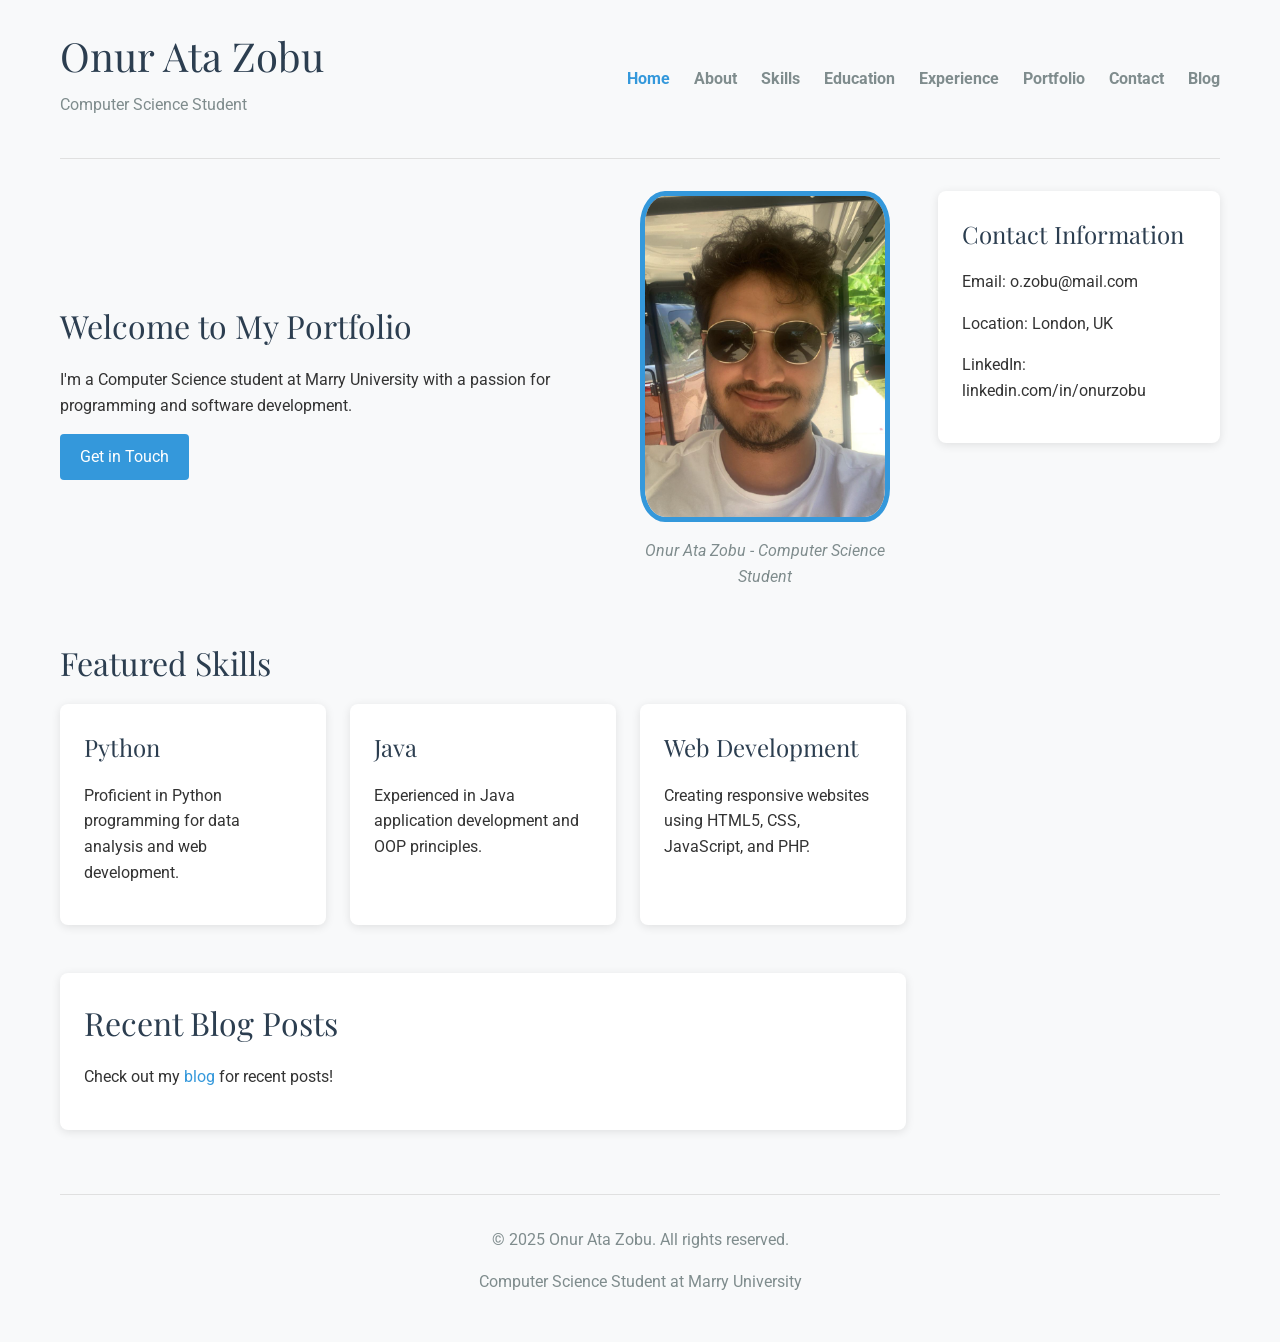
<file: index.html>
<!DOCTYPE html>
<html lang="en">
<head>
    <meta charset="UTF-8">
    <meta name="viewport" content="width=device-width, initial-scale=1.0">
    <title>Onur Ata Zobu | Portfolio</title>
    <link rel="stylesheet" href="css/reset.css">
    <link rel="stylesheet" href="css/styles.css">
    <link href="https://fonts.googleapis.com/css2?family=Roboto:wght@300;400;700&family=Playfair+Display:wght@400;700&display=swap" rel="stylesheet">
</head>
<body>
    <div class="container">
        <header>
            <div class="logo">
                <h1>Onur Ata Zobu</h1>
                <p>Computer Science Student</p>
            </div>
            <nav>
                <ul>
                    <li><a href="index.html" class="active">Home</a></li>
                    <li><a href="about.html">About</a></li>
                    <li><a href="skills.html">Skills</a></li>
                    <li><a href="education.html">Education</a></li>
                    <li><a href="experience.html">Experience</a></li>
                    <li><a href="portfolio.html">Portfolio</a></li>
                    <li><a href="contact.html">Contact</a></li>
                    <li><a href="viewBlog.html">Blog</a></li>
                </ul>
            </nav>
        </header>
        
        <main>
            <article>
                <section class="hero">
                    <div class="hero-content">
                        <h2>Welcome to My Portfolio</h2>
                        <p>I'm a Computer Science student at Marry University with a passion for programming and software development.</p>
                        <a href="contact.html" class="btn">Get in Touch</a>
                    </div>
                    <figure>
                        <img src="img/profile.png" alt="Onur Ata Zobu">
                        <figcaption>Onur Ata Zobu - Computer Science Student</figcaption>
                    </figure>
                </section>
                
                <section class="featured">
                    <h2>Featured Skills</h2>
                    <div class="skills-container">
                        <div class="skill-card">
                            <h3>Python</h3>
                            <p>Proficient in Python programming for data analysis and web development.</p>
                        </div>
                        <div class="skill-card">
                            <h3>Java</h3>
                            <p>Experienced in Java application development and OOP principles.</p>
                        </div>
                        <div class="skill-card">
                            <h3>Web Development</h3>
                            <p>Creating responsive websites using HTML5, CSS, JavaScript, and PHP.</p>
                        </div>
                    </div>
                </section>
                
                <section class="recent-posts">
                    <h2>Recent Blog Posts</h2>
                    <div class="posts-container">
                        <!-- This section will be dynamically populated by PHP -->
                        <p>Check out my <a href="viewBlog.html">blog</a> for recent posts!</p>
                    </div>
                </section>
            </article>
            
            <aside>
     
                <div class="contact-info">
                    <h3>Contact Information</h3>
                    <p>Email: o.zobu@mail.com</p>
                    <p>Location: London, UK</p>
                    <p>LinkedIn: linkedin.com/in/onurzobu</p>
                </div>
            </aside>
        </main>
        
        <footer>
            <p>&copy; 2025 Onur Ata Zobu. All rights reserved.</p>
            <p>Computer Science Student at Marry University</p>
        </footer>
    </div>
    
</body>
</html>
</file>
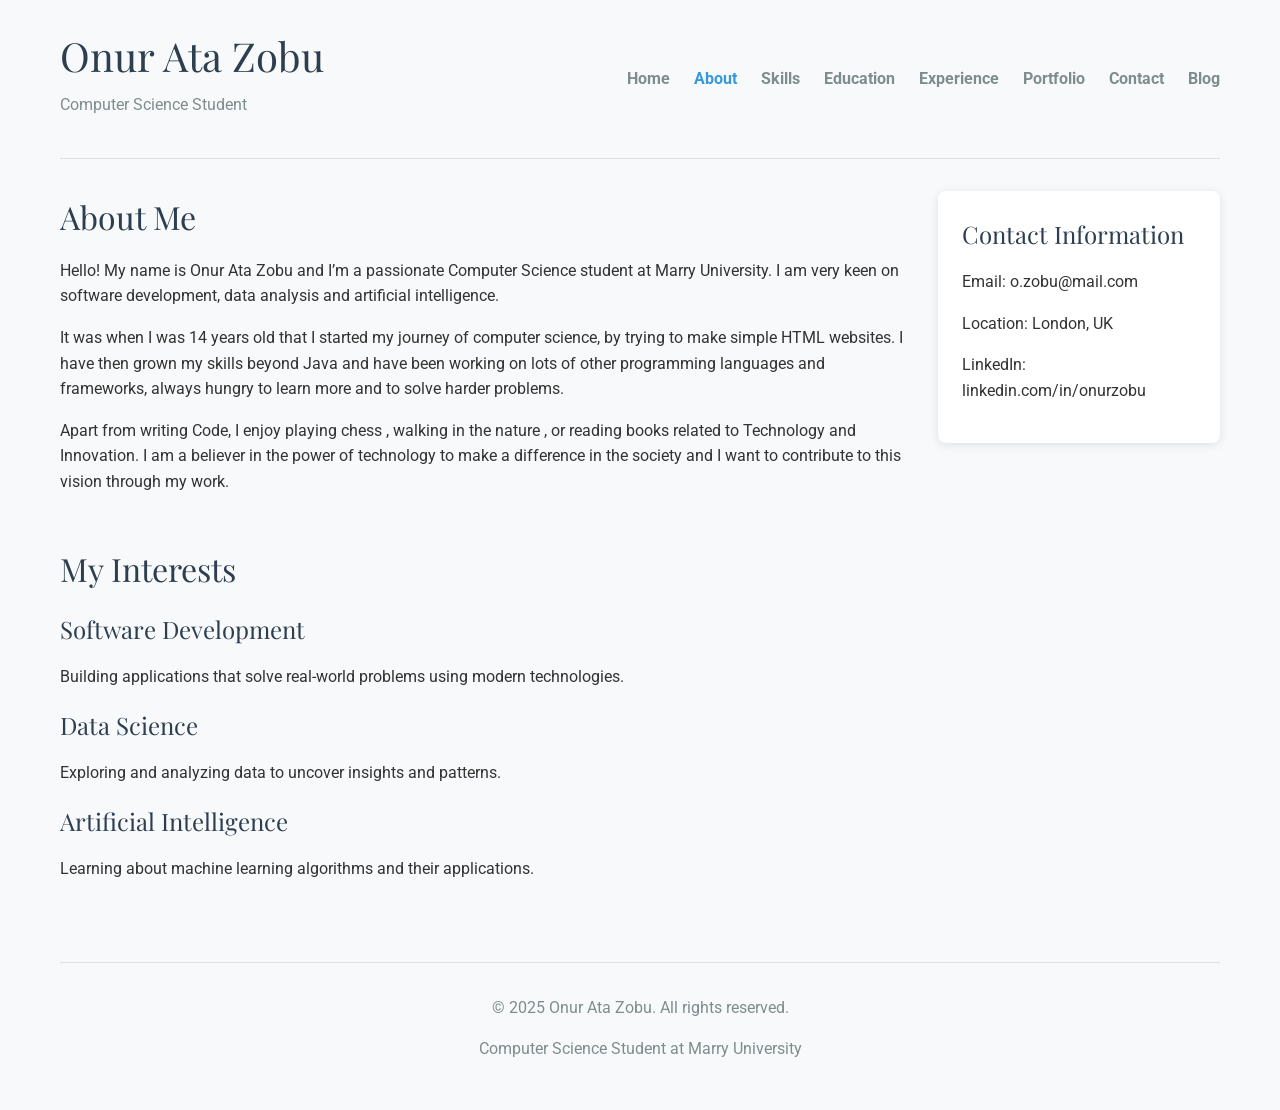
<file: about.html>
<!DOCTYPE html>
<html lang="en">
<head>
    <meta charset="UTF-8">
    <meta name="viewport" content="width=device-width, initial-scale=1.0">
    <title>About Me | Onur Ata Zobu</title>
    <link rel="stylesheet" href="css/reset.css">
    <link rel="stylesheet" href="css/styles.css">
    <link href="https://fonts.googleapis.com/css2?family=Roboto:wght@300;400;700&family=Playfair+Display:wght@400;700&display=swap" rel="stylesheet">
</head>
<body>
    <div class="container">
        <header>
            <div class="logo">
                <h1>Onur Ata Zobu</h1>
                <p>Computer Science Student</p>
            </div>
            <nav>
                <ul>
                    <li><a href="index.html">Home</a></li>
                    <li><a href="about.html" class="active">About</a></li>
                    <li><a href="skills.html">Skills</a></li>
                    <li><a href="education.html">Education</a></li>
                    <li><a href="experience.html">Experience</a></li>
                    <li><a href="portfolio.html">Portfolio</a></li>
                    <li><a href="contact.html">Contact</a></li>
                    <li><a href="viewBlog.html">Blog</a></li>
                </ul>
            </nav>
        </header>
        
        <main>
            <article>
                <section class="about-section">
                    <h2>About Me</h2>
                    <div class="about-content">
    
                        <div class="about-text">
                            <p>Hello! My name is Onur Ata Zobu and I’m a passionate Computer Science student at Marry University. I am very keen on software development, data analysis and artificial intelligence.</p>
                            
                            <p>It was when I was 14 years old that I started my journey of computer science, by trying to make simple HTML websites. I have then grown my skills beyond Java and have been working on lots of other programming languages and frameworks, always hungry to learn more and to solve harder problems. </p>
                            
                           <p>   Apart from writing Code, I enjoy playing chess , walking in the nature , or reading books related to Technology and Innovation. I am a believer in the power of technology to make a difference in the society and I want to contribute to this vision through my work. </p> </div>
                    </div>
                </section>
                
                <section class="interests-section">
                    <h2>My Interests</h2>
                    <div class="interests-container">
                        <div class="interest-card">
                            <h3>Software Development</h3>
                            <p>Building applications that solve real-world problems using modern technologies.</p>
                        </div>
                        <div class="interest-card">
                            <h3>Data Science</h3>
                            <p>Exploring and analyzing data to uncover insights and patterns.</p>
                        </div>
                        <div class="interest-card">
                            <h3>Artificial Intelligence</h3>
                            <p>Learning about machine learning algorithms and their applications.</p>
                        </div>
                    </div>
                </section>
            </article>
            
            <aside>
              
                
                <div class="contact-info">
                    <h3>Contact Information</h3>
                    <p>Email: o.zobu@mail.com</p>
                    <p>Location: London, UK</p>
                    <p>LinkedIn: linkedin.com/in/onurzobu</p>
                </div>
            </aside>
        </main>
        
        <footer>
            <p>&copy; 2025 Onur Ata Zobu. All rights reserved.</p>
            <p>Computer Science Student at Marry University</p>
        </footer>
    </div>
  
</body>
</html>
</file>
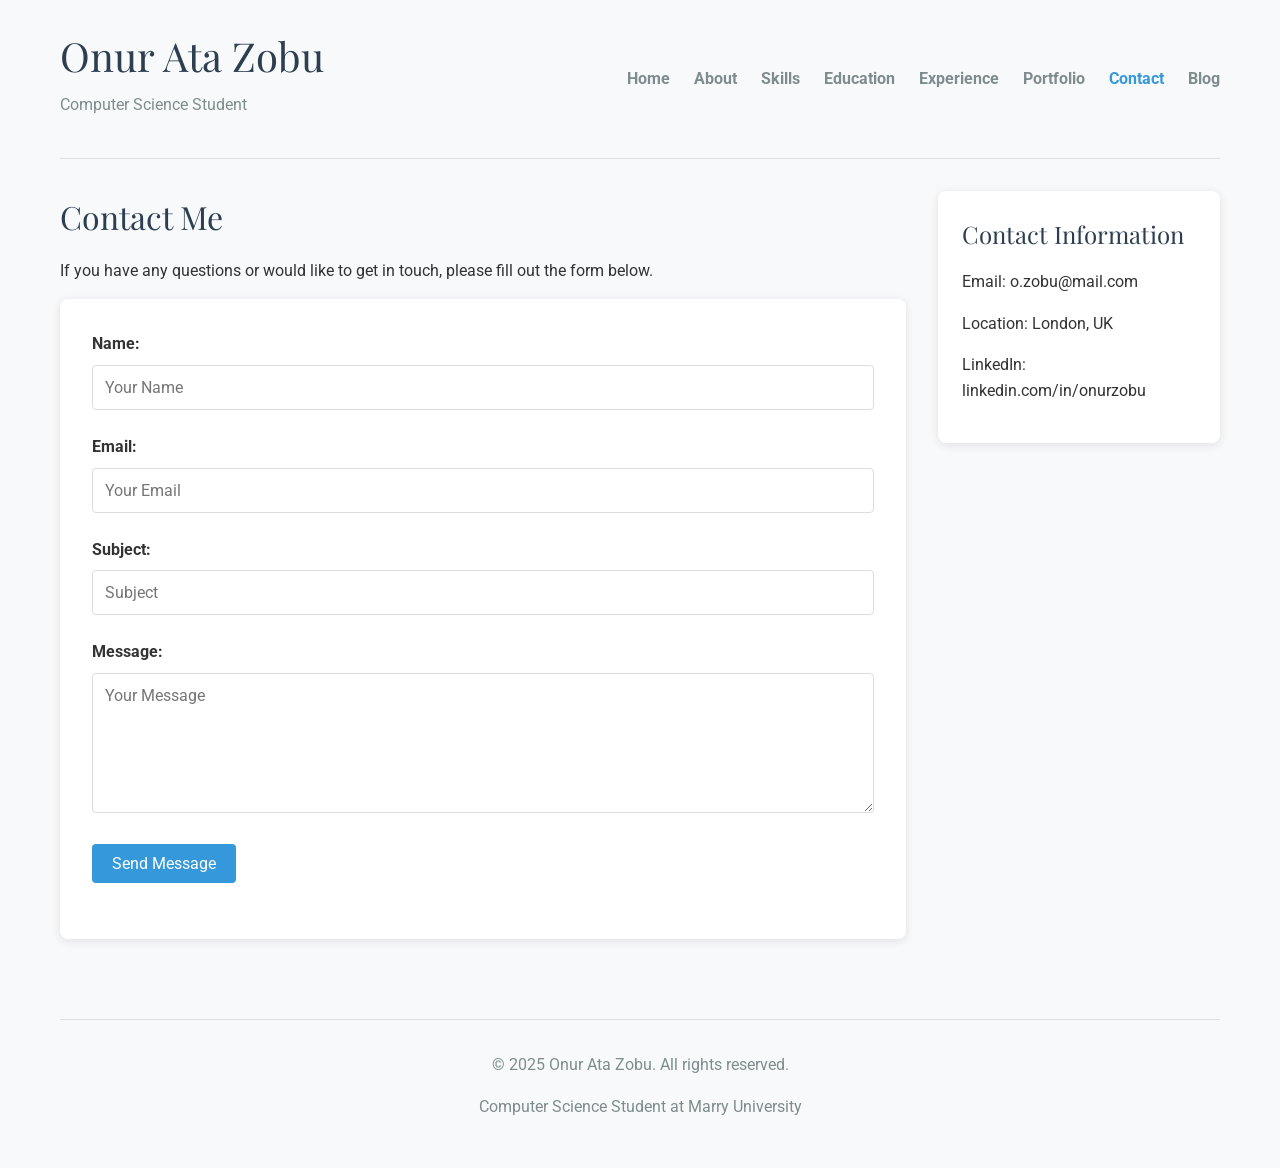
<file: contact.html>
<!DOCTYPE html>
<html lang="en">
<head>
  <meta charset="UTF-8">
  <meta name="viewport" content="width=device-width, initial-scale=1.0">
  <title>Contact | Onur Ata Zobu</title>
  <link rel="stylesheet" href="css/reset.css">
  <link rel="stylesheet" href="css/styles.css">
  <link href="https://fonts.googleapis.com/css2?family=Roboto:wght@300;400;700&family=Playfair+Display:wght@400;700&display=swap" rel="stylesheet">
</head>
<body>
  <div class="container">
    <header>
      <div class="logo">
        <h1>Onur Ata Zobu</h1>
        <p>Computer Science Student</p>
      </div>
      <nav>
        <ul>
          <li><a href="index.html">Home</a></li>
          <li><a href="about.html">About</a></li>
          <li><a href="skills.html">Skills</a></li>
          <li><a href="education.html">Education</a></li>
          <li><a href="experience.html">Experience</a></li>
          <li><a href="portfolio.html">Portfolio</a></li>
          <li><a href="contact.html" class="active">Contact</a></li>
          <li><a href="viewBlog.html">Blog</a></li>
        </ul>
      </nav>
    </header>
    
    <main>
      <article>
        <section class="contact-section">
          <h2>Contact Me</h2>
          <p>If you have any questions or would like to get in touch, please fill out the form below.</p>
          <form action="contact.html" method="post" class="form-container">
            <div class="form-group">
              <label for="name">Name:</label>
              <input type="text" id="name" name="name" placeholder="Your Name" required>
            </div>
            <div class="form-group">
              <label for="email">Email:</label>
              <input type="email" id="email" name="email" placeholder="Your Email" required>
            </div>
            <div class="form-group">
              <label for="subject">Subject:</label>
              <input type="text" id="subject" name="subject" placeholder="Subject" required>
            </div>
            <div class="form-group">
              <label for="message">Message:</label>
              <textarea id="message" name="message" rows="6" placeholder="Your Message" required></textarea>
            </div>
            <div class="form-group">
              <button type="submit" class="btn">Send Message</button>
            </div>
          </form>
        </section>
      </article>
      
      <aside>
     
        
        <div class="contact-info">
          <h3>Contact Information</h3>
          <p>Email: o.zobu@mail.com</p>
          <p>Location: London, UK</p>
          <p>LinkedIn: linkedin.com/in/onurzobu</p>
        </div>
      </aside>
    </main>
    
    <footer>
      <p>&copy; 2025 Onur Ata Zobu. All rights reserved.</p>
      <p>Computer Science Student at Marry University</p>
    </footer>
  </div>
  
</body>
</html>
</file>
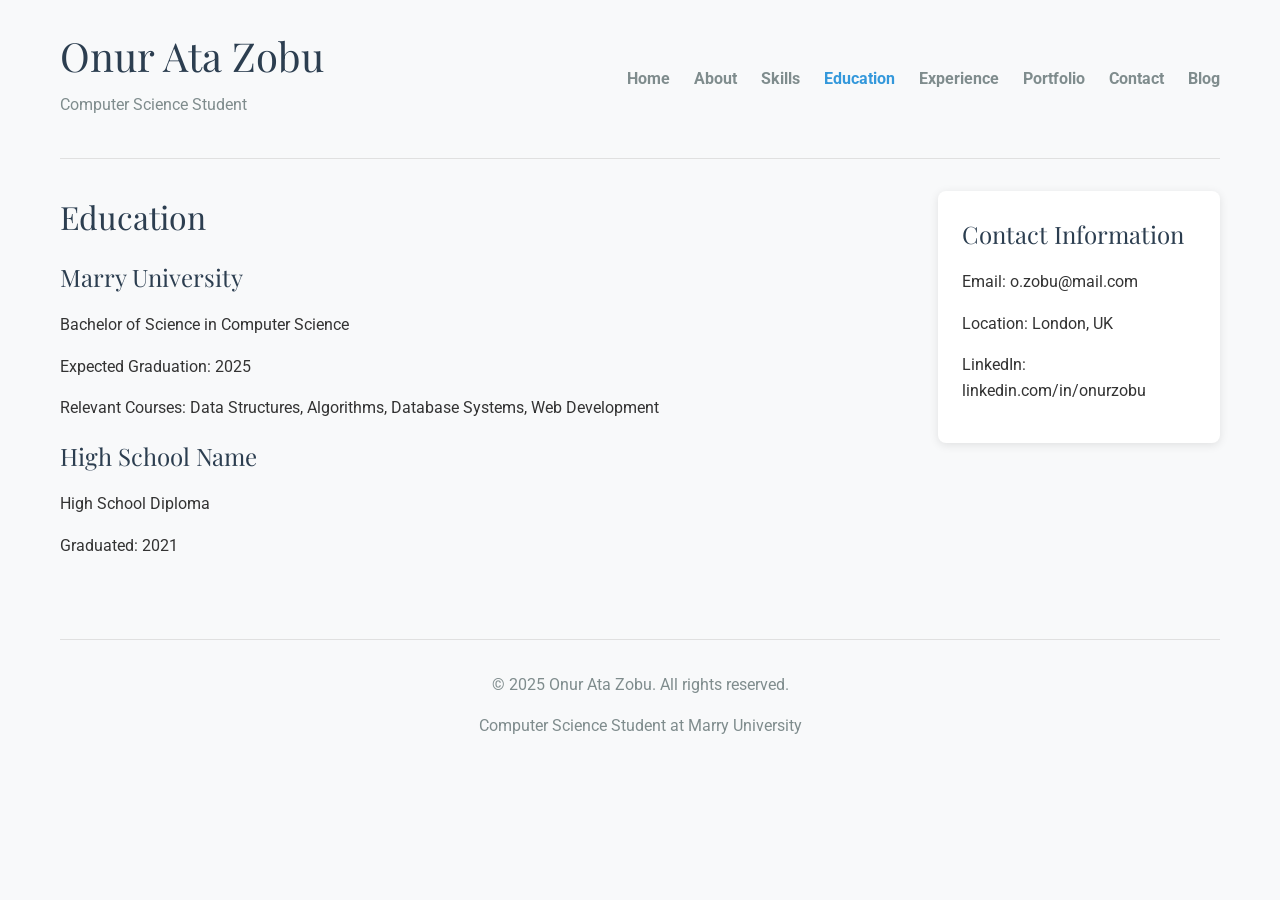
<file: education.html>
<!DOCTYPE html>
<html lang="en">
<head>
  <meta charset="UTF-8">
  <meta name="viewport" content="width=device-width, initial-scale=1.0">
  <title>Education | Onur Ata Zobu</title>
  <link rel="stylesheet" href="css/reset.css">
  <link rel="stylesheet" href="css/styles.css">
  <link href="https://fonts.googleapis.com/css2?family=Roboto:wght@300;400;700&family=Playfair+Display:wght@400;700&display=swap" rel="stylesheet">
</head>
<body>
  <div class="container">
    <header>
      <div class="logo">
        <h1>Onur Ata Zobu</h1>
        <p>Computer Science Student</p>
      </div>
      <nav>
        <ul>
          <li><a href="index.html">Home</a></li>
          <li><a href="about.html">About</a></li>
          <li><a href="skills.html">Skills</a></li>
          <li><a href="education.html" class="active">Education</a></li>
          <li><a href="experience.html">Experience</a></li>
          <li><a href="portfolio.html">Portfolio</a></li>
          <li><a href="contact.html">Contact</a></li>
          <li><a href="viewBlog.html">Blog</a></li>
        </ul>
      </nav>
    </header>
    
    <main>
      <article>
        <section class="education-section">
          <h2>Education</h2>
          <div class="education-item">
            <h3>Marry University</h3>
            <p>Bachelor of Science in Computer Science</p>
            <p>Expected Graduation: 2025</p>
            <p>Relevant Courses: Data Structures, Algorithms, Database Systems, Web Development</p>
          </div>
          <div class="education-item">
            <h3>High School Name</h3>
            <p>High School Diploma</p>
            <p>Graduated: 2021</p>
          </div>
        </section>
      </article>
      
      <aside>
   
        
        <div class="contact-info">
          <h3>Contact Information</h3>
          <p>Email: o.zobu@mail.com</p>
          <p>Location: London, UK</p>
          <p>LinkedIn: linkedin.com/in/onurzobu</p>
        </div>
      </aside>
    </main>
    
    <footer>
      <p>&copy; 2025 Onur Ata Zobu. All rights reserved.</p>
      <p>Computer Science Student at Marry University</p>
    </footer>
  </div>
  
</body>
</html>
</file>
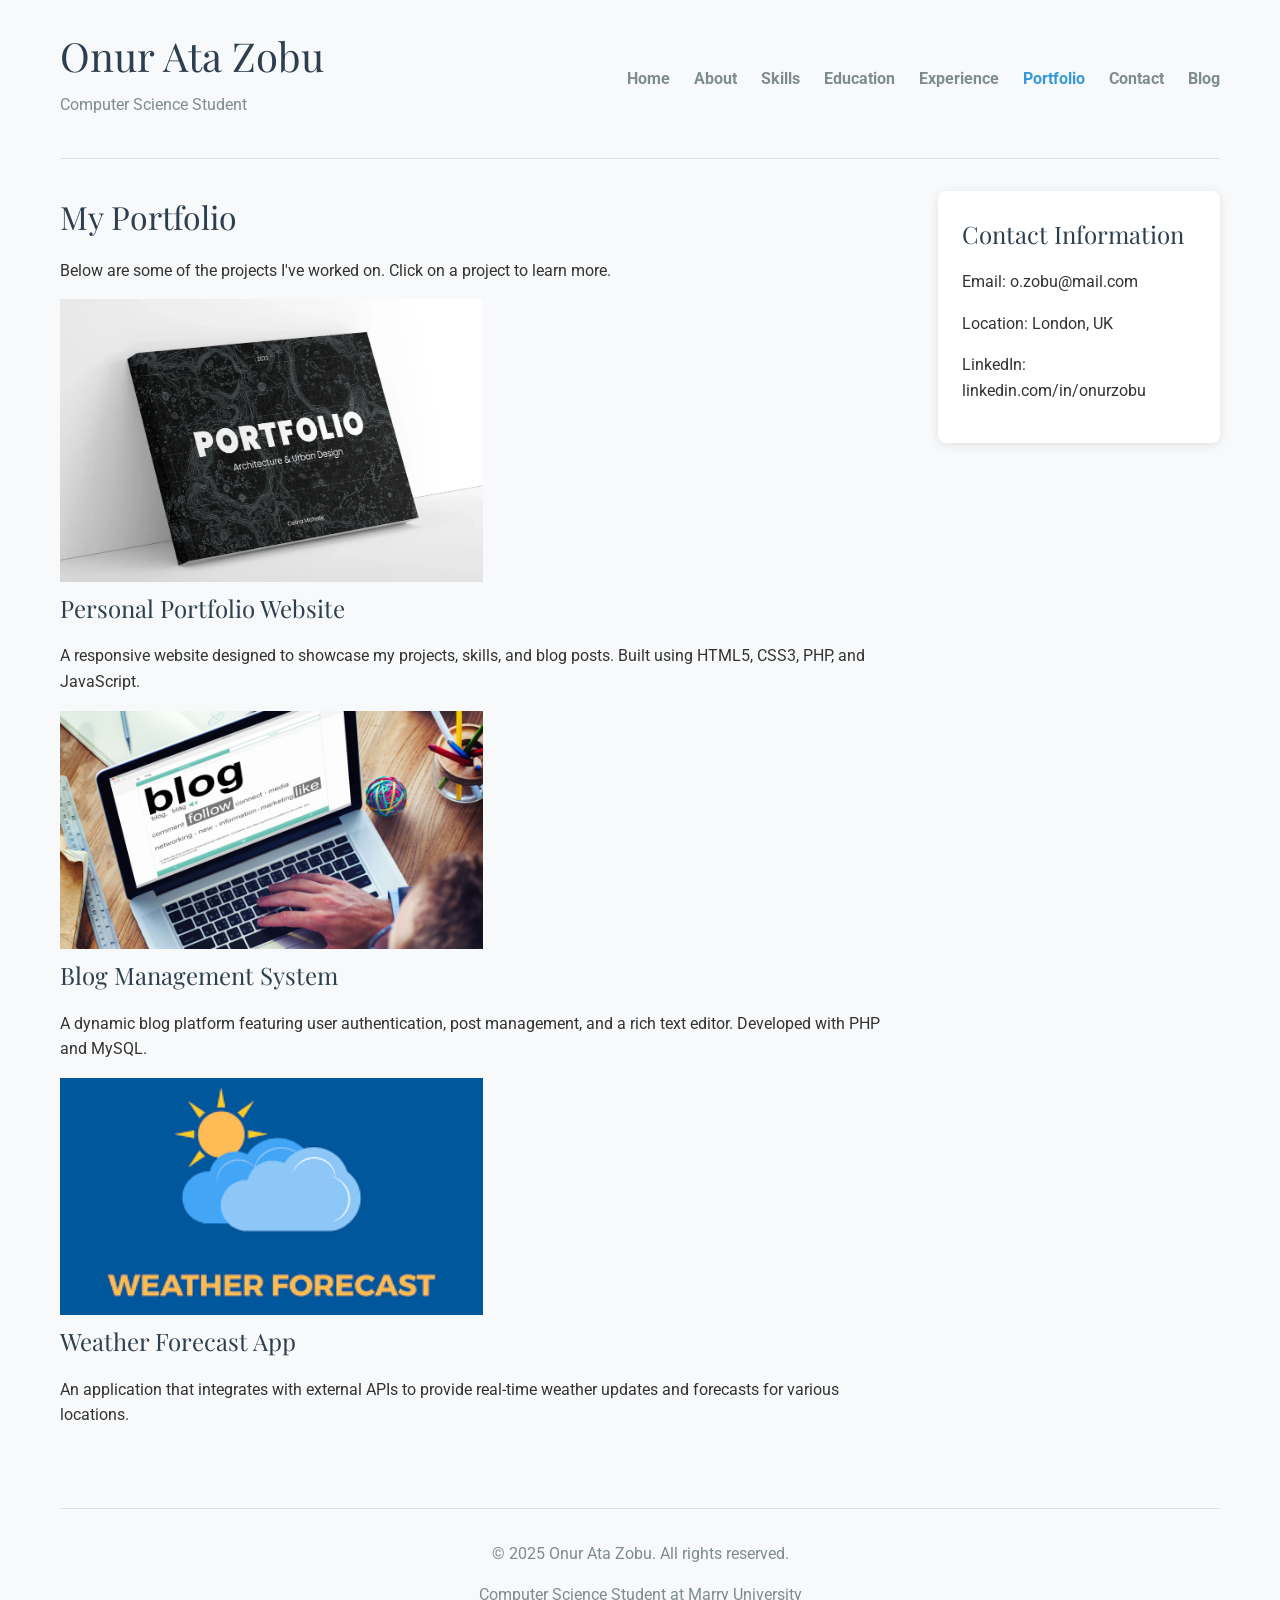
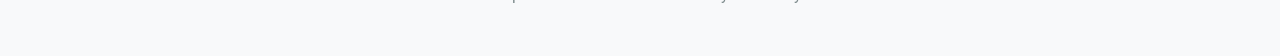
<file: portfolio.html>
<!DOCTYPE html>
<html lang="en">
<head>
  <meta charset="UTF-8">
  <meta name="viewport" content="width=device-width, initial-scale=1.0">
  <title>Portfolio | Onur Ata Zobu</title>
  <link rel="stylesheet" href="css/reset.css">
  <link rel="stylesheet" href="css/styles.css">
  <link href="https://fonts.googleapis.com/css2?family=Roboto:wght@300;400;700&family=Playfair+Display:wght@400;700&display=swap" rel="stylesheet">
</head>
<body>
  <div class="container">
    <header>
      <div class="logo">
        <h1>Onur Ata Zobu</h1>
        <p>Computer Science Student</p>
      </div>
      <nav>
        <ul>
          <li><a href="index.html">Home</a></li>
          <li><a href="about.html">About</a></li>
          <li><a href="skills.html">Skills</a></li>
          <li><a href="education.html">Education</a></li>
          <li><a href="experience.html">Experience</a></li>
          <li><a href="portfolio.html" class="active">Portfolio</a></li>
          <li><a href="contact.html">Contact</a></li>
          <li><a href="viewBlog.html">Blog</a></li>
        </ul>
      </nav>
    </header>
    
    <main>
      <article>
        <section class="portfolio-section">
          <h2>My Portfolio</h2>
          <p>Below are some of the projects I've worked on. Click on a project to learn more.</p>
          <div class="portfolio-grid">
            <div class="portfolio-item">
              <img src="img/project1.webp" alt="Personal Portfolio Website">
              <h3>Personal Portfolio Website</h3>
              <p>A responsive website designed to showcase my projects, skills, and blog posts. Built using HTML5, CSS3, PHP, and JavaScript.</p>
            </div>
            <div class="portfolio-item">
              <img src="img/project2.jpg" alt="Blog Management System">
              <h3>Blog Management System</h3>
              <p>A dynamic blog platform featuring user authentication, post management, and a rich text editor. Developed with PHP and MySQL.</p>
            </div>
            <div class="portfolio-item">
              <img src="img/project3.png" alt="Weather Forecast App">
              <h3>Weather Forecast App</h3>
              <p>An application that integrates with external APIs to provide real-time weather updates and forecasts for various locations.</p>
            </div>
          </div>
        </section>
      </article>
      
      <aside>
    
        
        <div class="contact-info">
          <h3>Contact Information</h3>
          <p>Email: o.zobu@mail.com</p>
          <p>Location: London, UK</p>
          <p>LinkedIn: linkedin.com/in/onurzobu</p>
        </div>
      </aside>
    </main>
    
    <footer>
      <p>&copy; 2025 Onur Ata Zobu. All rights reserved.</p>
      <p>Computer Science Student at Marry University</p>
    </footer>
  </div>
  
</body>
</html>
</file>
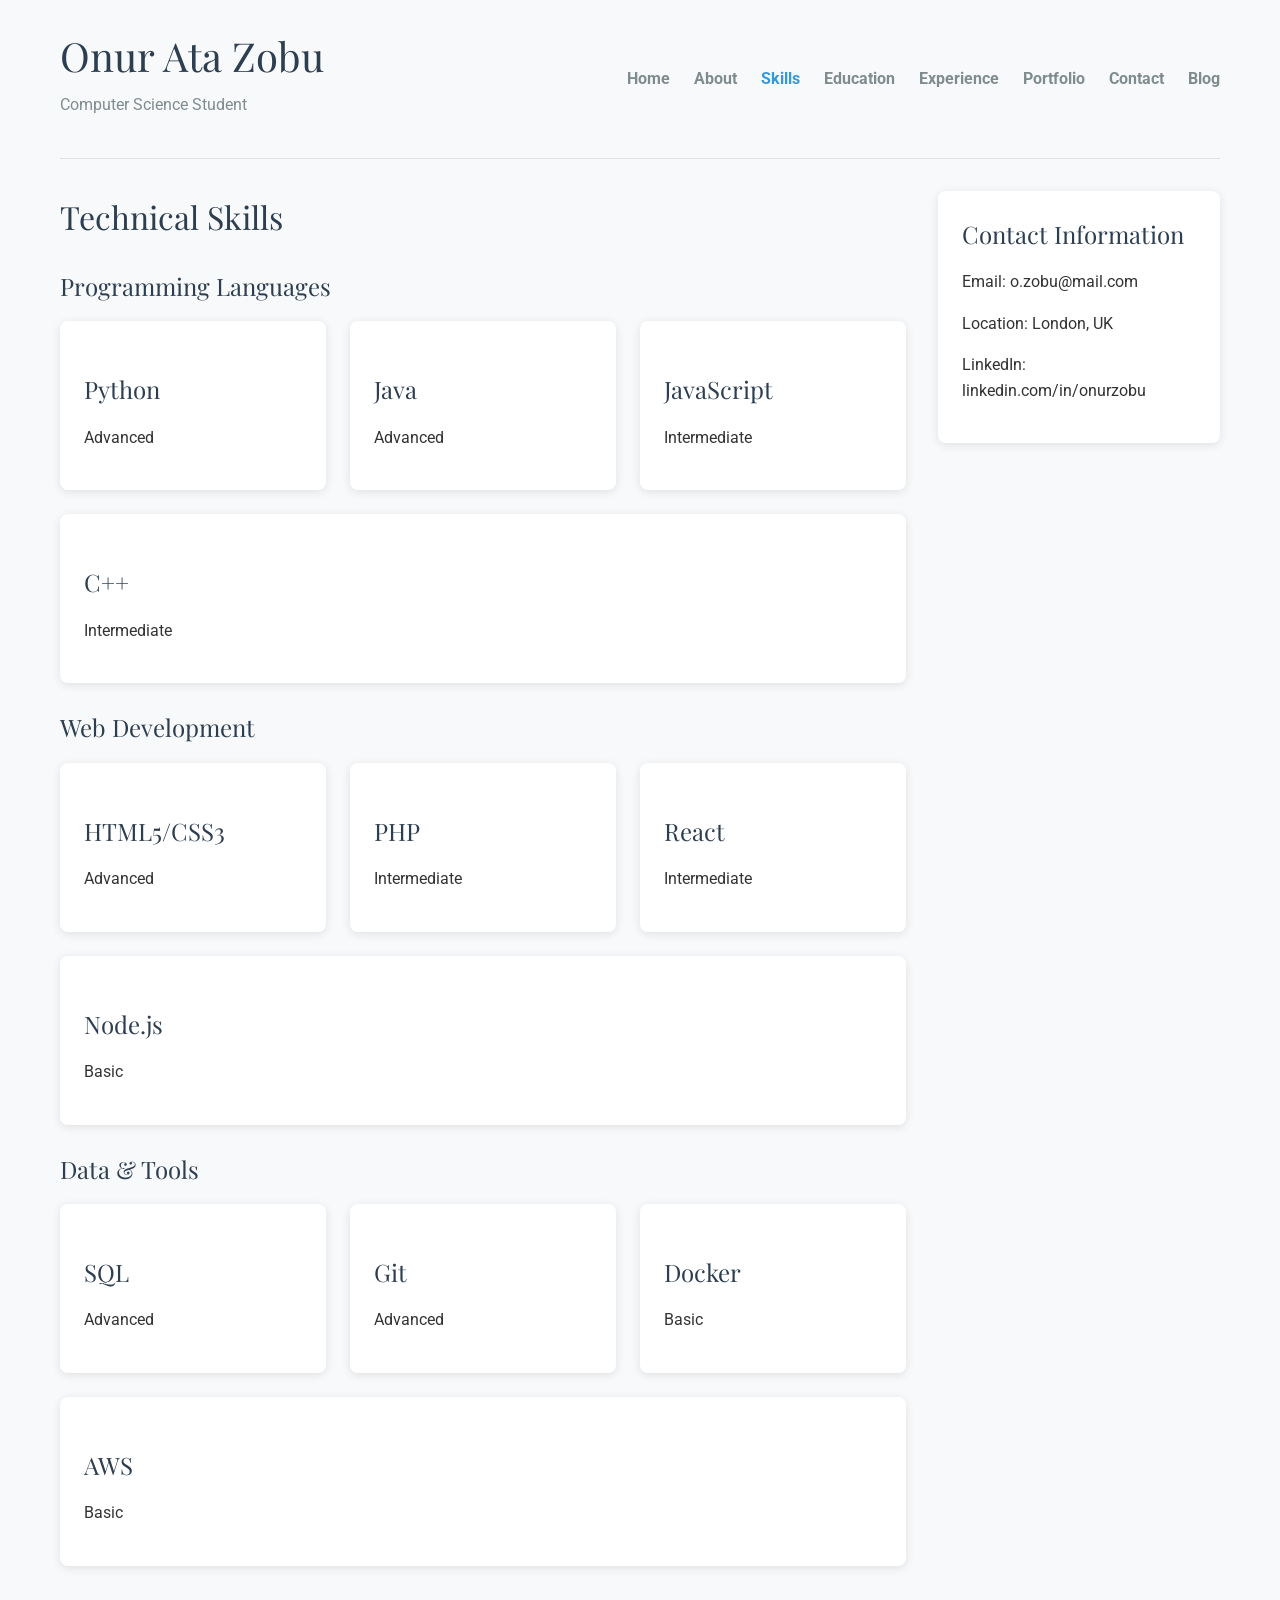
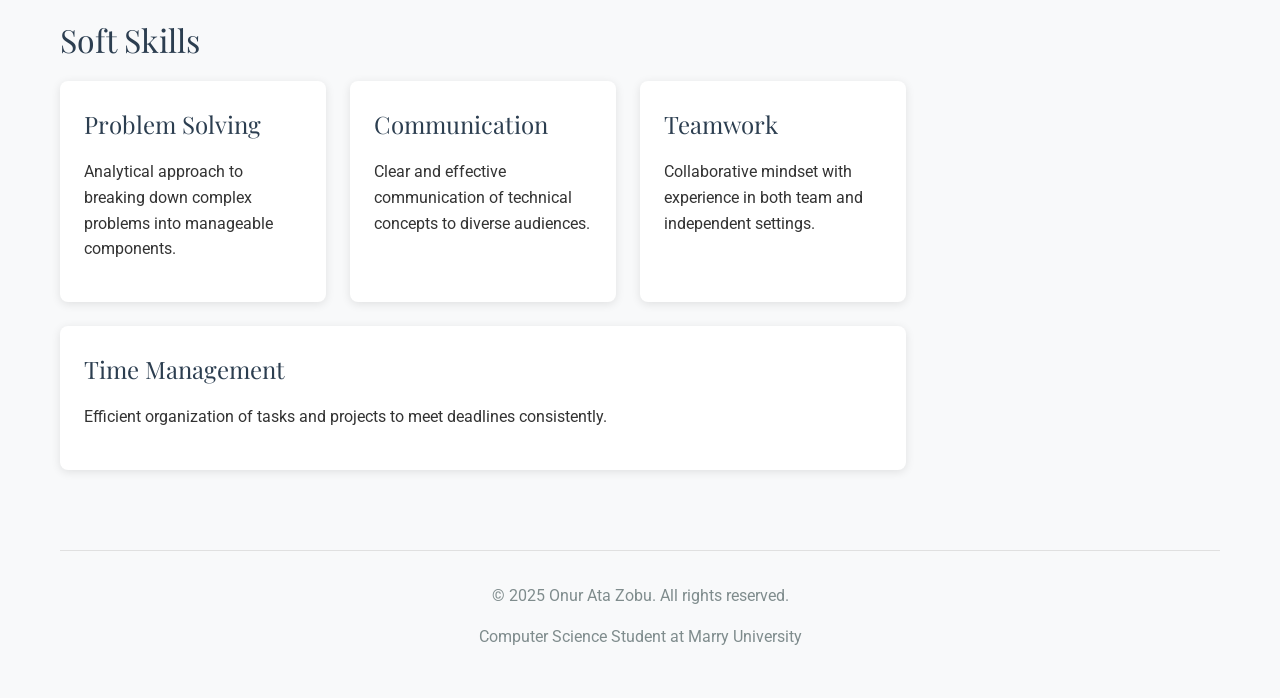
<file: skills.html>
<!DOCTYPE html>
<html lang="en">
<head>
  <meta charset="UTF-8">
  <meta name="viewport" content="width=device-width, initial-scale=1.0">
  <title>Skills | Onur Ata Zobu</title>
  <link rel="stylesheet" href="css/reset.css">
  <link rel="stylesheet" href="css/styles.css">
  <link href="https://fonts.googleapis.com/css2?family=Roboto:wght@300;400;700&family=Playfair+Display:wght@400;700&display=swap" rel="stylesheet">
</head>
<body>
  <div class="container">
    <header>
      <div class="logo">
        <h1>Onur Ata Zobu</h1>
        <p>Computer Science Student</p>
      </div>
      <nav>
        <ul>
          <li><a href="index.html">Home</a></li>
          <li><a href="about.html">About</a></li>
          <li><a href="skills.html" class="active">Skills</a></li>
          <li><a href="education.html">Education</a></li>
          <li><a href="experience.html">Experience</a></li>
          <li><a href="portfolio.html">Portfolio</a></li>
          <li><a href="contact.html">Contact</a></li>
          <li><a href="viewBlog.html">Blog</a></li>
        </ul>
      </nav>
    </header>
    
    <main>
      <article>
        <!-- Technical Skills Section -->
        <section class="skills-section">
          <h2>Technical Skills</h2>
          
          <div class="skill-category">
            <h3>Programming Languages</h3>
            <div class="skills-container">
              <div class="skill-card">
                <h3>Python</h3>
                <p>Advanced</p>
              </div>
              <div class="skill-card">
                <h3>Java</h3>
                <p>Advanced</p>
              </div>
              <div class="skill-card">
                <h3>JavaScript</h3>
                <p>Intermediate</p>
              </div>
              <div class="skill-card">
                <h3>C++</h3>
                <p>Intermediate</p>
              </div>
            </div>
          </div>
          
          <div class="skill-category">
            <h3>Web Development</h3>
            <div class="skills-container">
              <div class="skill-card">
                <h3>HTML5/CSS3</h3>
                <p>Advanced</p>
              </div>
              <div class="skill-card">
                <h3>PHP</h3>
                <p>Intermediate</p>
              </div>
              <div class="skill-card">
                <h3>React</h3>
                <p>Intermediate</p>
              </div>
              <div class="skill-card">
                <h3>Node.js</h3>
                <p>Basic</p>
              </div>
            </div>
          </div>
          
          <div class="skill-category">
            <h3>Data & Tools</h3>
            <div class="skills-container">
              <div class="skill-card">
                <h3>SQL</h3>
                <p>Advanced</p>
              </div>
              <div class="skill-card">
                <h3>Git</h3>
                <p>Advanced</p>
              </div>
              <div class="skill-card">
                <h3>Docker</h3>
                <p>Basic</p>
              </div>
              <div class="skill-card">
                <h3>AWS</h3>
                <p>Basic</p>
              </div>
            </div>
          </div>
        </section>
        
        <!-- Soft Skills Section -->
        <section class="soft-skills-section">
          <h2>Soft Skills</h2>
          <div class="skills-container">
            <div class="skill-card">
              <h3>Problem Solving</h3>
              <p>Analytical approach to breaking down complex problems into manageable components.</p>
            </div>
            <div class="skill-card">
              <h3>Communication</h3>
              <p>Clear and effective communication of technical concepts to diverse audiences.</p>
            </div>
            <div class="skill-card">
              <h3>Teamwork</h3>
              <p>Collaborative mindset with experience in both team and independent settings.</p>
            </div>
            <div class="skill-card">
              <h3>Time Management</h3>
              <p>Efficient organization of tasks and projects to meet deadlines consistently.</p>
            </div>
          </div>
        </section>
      </article>
      
      <aside>
 
        
        <div class="contact-info">
          <h3>Contact Information</h3>
          <p>Email: o.zobu@mail.com</p>
          <p>Location: London, UK</p>
          <p>LinkedIn: linkedin.com/in/onurzobu</p>
        </div>
      </aside>
    </main>
    
    <footer>
      <p>&copy; 2025 Onur Ata Zobu. All rights reserved.</p>
      <p>Computer Science Student at Marry University</p>
    </footer>
  </div>
  
</body>
</html>
</file>
<file: css/styles.css>
/* 
   Main Stylesheet 
*/

/* 
   GENERAL STYLES
   ===============
*/
body {
    font-family: 'Roboto', sans-serif;
    line-height: 1.6;
    color: #333;
    background-color: #f8f9fa;
}

h1, h2, h3, h4, h5, h6 {
    font-family: 'Playfair Display', serif;
    margin-bottom: 1rem;
    color: #2c3e50;
}

h1 {
    font-size: 2.5rem;
}

h2 {
    font-size: 2rem;
}

h3 {
    font-size: 1.5rem;
}

p {
    margin-bottom: 1rem;
}

a {
    color: #3498db;
    transition: color 0.3s ease;
}

a:hover {
    color: #2980b9;
}

.container {
    max-width: 1200px;
    margin: 0 auto;
    padding: 0 20px;
}

.btn {
    display: inline-block;
    padding: 10px 20px;
    background-color: #3498db;
    color: #fff;
    border: none;
    border-radius: 4px;
    cursor: pointer;
    transition: background-color 0.3s ease;
}

.btn:hover {
    background-color: #2980b9;
}

.btn-secondary {
    background-color: #95a5a6;
}

.btn-secondary:hover {
    background-color: #7f8c8d;
}

.btn-small {
    padding: 5px 10px;
    font-size: 0.9rem;
}

hr {
    margin: 2rem 0;
    border: 0;
    height: 1px;
    background-color: #e0e0e0;
}

/* 
   LAYOUT
   ======
*/
main {
    display: flex;
    flex-wrap: wrap;
    margin: 2rem 0;
}

article {
    flex: 3;
    margin-right: 2rem;
}

aside {
    flex: 1;
}

section {
    margin-bottom: 3rem;
}

/* 
   HEADER
   ======
*/
header {
    display: flex;
    justify-content: space-between;
    align-items: center;
    padding: 1.5rem 0;
    border-bottom: 1px solid #e0e0e0;
}

.logo h1 {
    margin-bottom: 0.25rem;
}

.logo p {
    color: #7f8c8d;
}

nav ul {
    display: flex;
}

nav li {
    margin-left: 1.5rem;
}

nav a {
    color: #7f8c8d;
    font-weight: bold;
}

nav a:hover, nav a.active {
    color: #3498db;
}

/* 
   HERO SECTION
   ============
*/
.hero {
    display: flex;
    align-items: center;
    margin-bottom: 3rem;
}

.hero-content {
    flex: 2;
}

.hero figure {
    flex: 1;
    text-align: center;
}

.hero img {
    border-radius: 10% !important;
    max-width: 250px;
    border: 5px solid #3498db;
}

.hero figcaption {
    margin-top: 0.5rem;
    font-style: italic;
    color: #7f8c8d;
}

/* 
   SKILLS SECTION
   ==============
*/
.skills-container {
    display: flex;
    flex-wrap: wrap;
    gap: 1.5rem;
}

.skill-card {
    flex: 1;
    min-width: 250px;
    padding: 1.5rem;
    background-color: #fff;
    border-radius: 8px;
    box-shadow: 0 2px 10px rgba(0, 0, 0, 0.1);
}

/* 
   BLOG STYLES
   ===========
*/
.blog-post {
    background-color: #fff;
    padding: 2rem;
    border-radius: 8px;
    box-shadow: 0 2px 10px rgba(0, 0, 0, 0.1);
    margin-bottom: 2rem;
}

.post-date {
    color: #7f8c8d;
    margin-bottom: 0.5rem;
    font-size: 0.9rem;
}

.post-title {
    color: #3498db;
}

.post-content {
    margin-top: 1rem;
}

/* 
   FORMS
   =====
*/
.form-container {
    background-color: #fff;
    padding: 2rem;
    border-radius: 8px;
    box-shadow: 0 2px 10px rgba(0, 0, 0, 0.1);
}

.form-group {
    margin-bottom: 1.5rem;
}

.form-group label {
    display: block;
    margin-bottom: 0.5rem;
    font-weight: bold;
}

.form-group input,
.form-group textarea {
    width: 100%;
    padding: 0.75rem;
    border: 1px solid #ddd;
    border-radius: 4px;
}

.form-group input:focus,
.form-group textarea:focus {
    border-color: #3498db;
    outline: none;
}

.form-buttons {
    display: flex;
    gap: 1rem;
}

.error {
    color: #e74c3c;
    font-size: 0.9rem;
    margin-top: 0.25rem;
}

/* 
   SIDEBAR
   =======
*/
.login-form,
.login-status,
.contact-info,
.blog-actions,
.recent-posts {
    background-color: #fff;
    padding: 1.5rem;
    border-radius: 8px;
    box-shadow: 0 2px 10px rgba(0, 0, 0, 0.1);
    margin-bottom: 2rem;
}

.login-status p {
    margin-bottom: 1rem;
}

.recent-posts ul {
    margin-top: 0.5rem;
}

.recent-posts li {
    margin-bottom: 0.5rem;
}

/* 
   FOOTER
   ======
*/
footer {
    text-align: center;
    padding: 2rem 0;
    border-top: 1px solid #e0e0e0;
    color: #7f8c8d;
}

/* 
   RESPONSIVE DESIGN
   =================
*/
@media (max-width: 768px) {
    header {
        flex-direction: column;
        text-align: center;
    }
    
    nav {
        margin-top: 1rem;
    }
    
    nav ul {
        justify-content: center;
    }
    
    nav li {
        margin: 0 0.75rem;
    }
    
    .hero {
        flex-direction: column-reverse;
        text-align: center;
    }
    
    .hero figure {
        margin-bottom: 2rem;
    }
    
    main {
        flex-direction: column;
    }
    
    article {
        margin-right: 0;
        margin-bottom: 2rem;
    }
    
    .skills-container {
        flex-direction: column;
    }
}

@media (max-width: 480px) {
    h1 {
        font-size: 2rem;
    }
    
    h2 {
        font-size: 1.5rem;
    }
    
    h3 {
        font-size: 1.25rem;
    }
    
    nav ul {
        flex-wrap: wrap;
    }
    
    nav li {
        margin: 0.5rem;
    }
    
    .form-buttons {
        flex-direction: column;
    }
    
    .btn {
        width: 100%;
        margin-bottom: 0.5rem;
    }
}

.portfolio-item img {
    width: 50% !important;
}

.skill-category h3 {
    margin-top: 25px !important;
    margin-bottom: 25ox !important;
}
</file>
